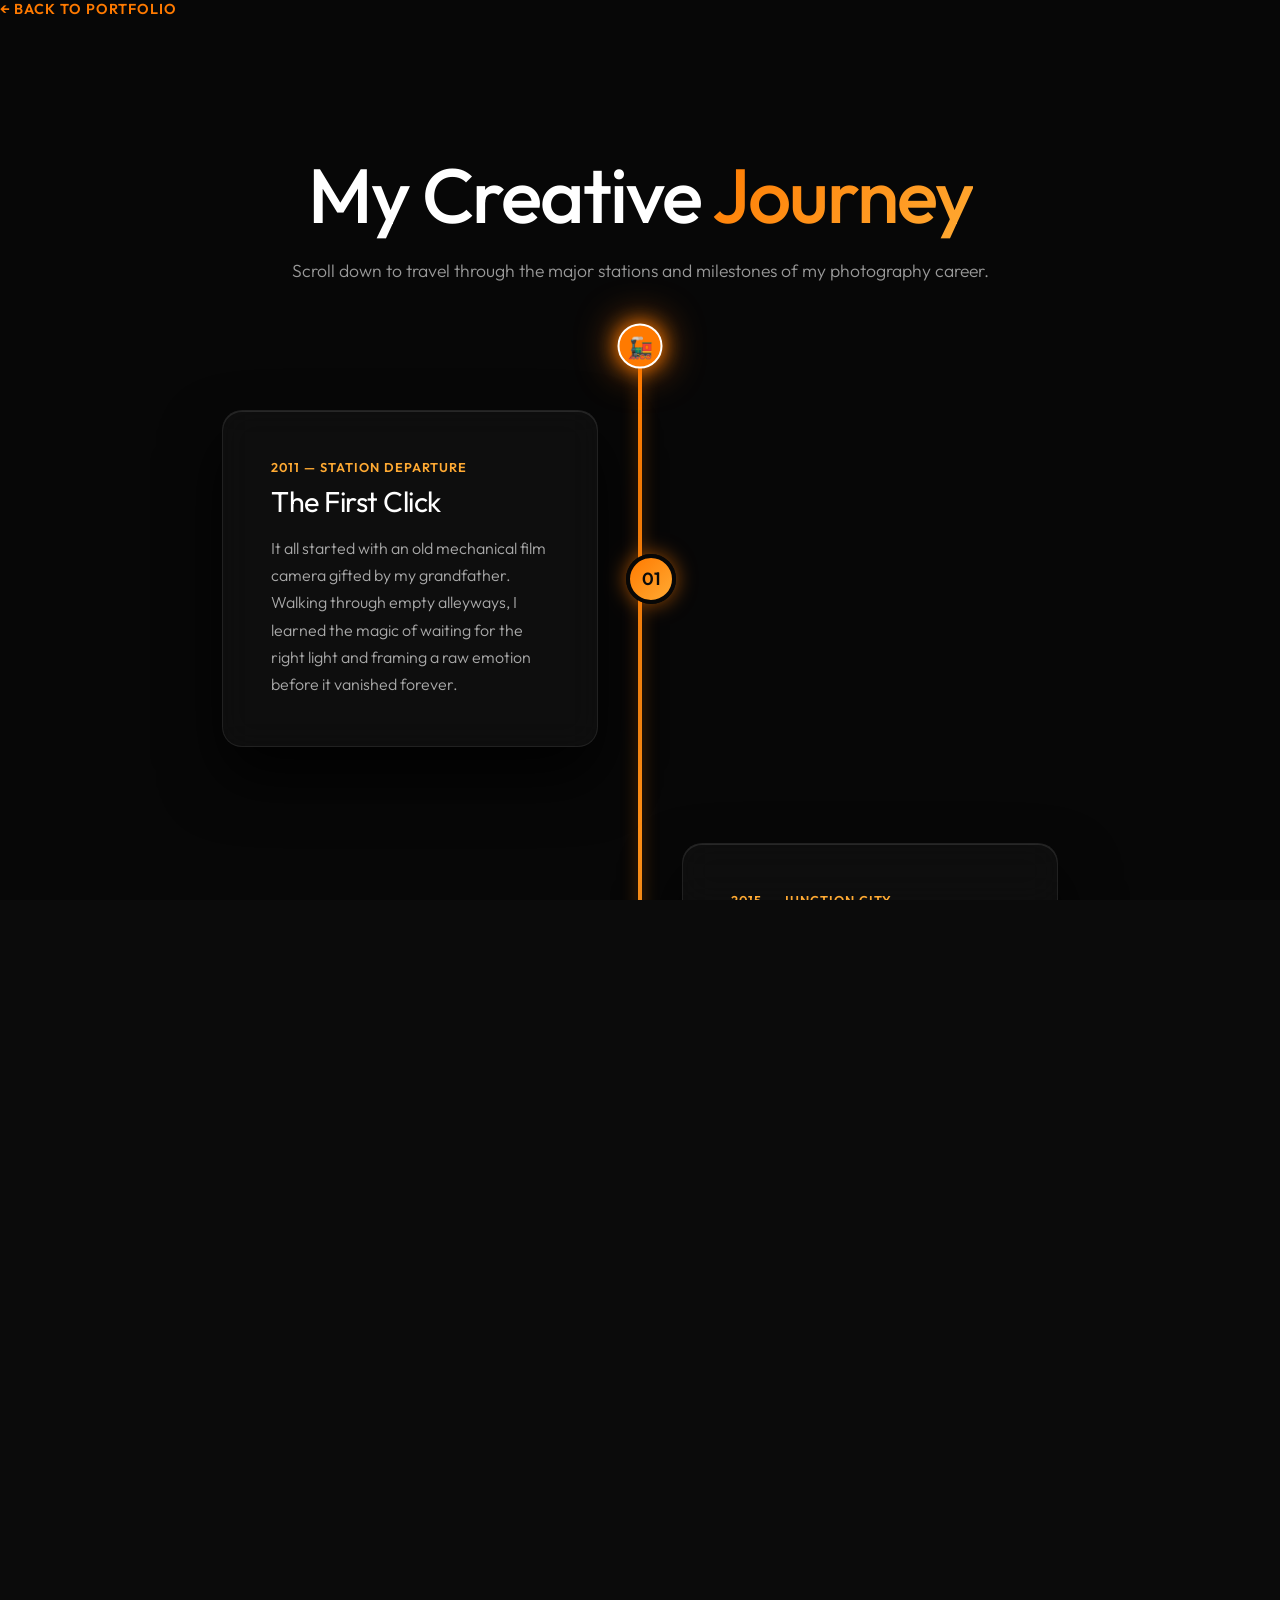
<file: about.html>
<!DOCTYPE html>
<html lang="en">
<head>
    <meta charset="UTF-8">
    <meta name="viewport" content="width=device-width, initial-scale=1.0">
    <title>Journey Behind the Lens — Finnegan Monroe</title>
    <link rel="stylesheet" href="style.css">
    <link href="https://fonts.googleapis.com/css2?family=Outfit:wght@300;400;500;600&display=swap" rel="stylesheet">
</head>
<body class="journey-body">

    <!-- Top Navigation -->
    <header class="navbar">
        <a href="index.html" class="back-portfolio-link">← BACK TO PORTFOLIO</a>
    </header>

    <!-- Journey Header -->
    <section class="journey-hero">
        <h1 class="journey-title">My Creative <span class="gradient-text">Journey</span></h1>
        <p class="journey-subtitle">Scroll down to travel through the major stations and milestones of my photography career.</p>
    </section>

    <!-- Railway Timeline Track Section -->
    <section class="railway-section" id="railwaySection">
        <div class="rail-track" id="railTrack">
            <!-- Animated Train running on the track -->
            <div class="scroll-train" id="scrollTrain">
                <div class="train-cabin">🚂</div>
            </div>
        </div>

        <div class="stations-container">
            <!-- Station 1 -->
            <div class="station-card glass-card">
                <div class="station-marker">01</div>
                <div class="station-content">
                    <span class="station-year">2011 — Station Departure</span>
                    <h2>The First Click</h2>
                    <p>It all started with an old mechanical film camera gifted by my grandfather. Walking through empty alleyways, I learned the magic of waiting for the right light and framing a raw emotion before it vanished forever.</p>
                </div>
            </div>

            <!-- Station 2 -->
            <div class="station-card glass-card">
                <div class="station-marker">02</div>
                <div class="station-content">
                    <span class="station-year">2015 — Junction City</span>
                    <h2>The Urban Chaos</h2>
                    <p>Moving to New York City was a sensory explosion. The subway lights, rushing crowds, and midnight neon signs shaped my style into moody, cinematic street photography where every stranger had a profound story.</p>
                </div>
            </div>

            <!-- Station 3 -->
            <div class="station-card glass-card">
                <div class="station-marker">03</div>
                <div class="station-content">
                    <span class="station-year">2018 — Express Terminal</span>
                    <h2>Studio & Shadows</h2>
                    <p>Stepping into controlled studio environments taught me precision. Sculpting portraits with shadows, softboxes, and high-end editorial concepts transformed how I capture human character and corporate branding.</p>
                </div>
            </div>

            <!-- Station 4 -->
            <div class="station-card glass-card">
                <div class="station-marker">04</div>
                <div class="station-content">
                    <span class="station-year">2022 — Global Express</span>
                    <h2>The Worldwide Lens</h2>
                    <p>From drone photography over emerald coastlines to covering global documentary assignments, my camera became my passport. Exhibitions in 15 galleries cemented my dedication to visual storytelling.</p>
                </div>
            </div>

            <!-- Station 5 -->
            <div class="station-card glass-card">
                <div class="station-marker">05</div>
                <div class="station-content">
                    <span class="station-year">Present & Beyond</span>
                    <h2>The Infinite Shutter</h2>
                    <p>Today, as an independent freelance photographer, the journey never stops. Every new project is a fresh track heading into uncharted artistic territories. Let’s build the next chapter together.</p>
                </div>
            </div>
        </div>
    </section>

    <!-- Scroll Train Animation Script -->
    <script>
        window.addEventListener('scroll', () => {
            const railwaySection = document.getElementById('railwaySection');
            const scrollTrain = document.getElementById('scrollTrain');

            const rect = railwaySection.getBoundingClientRect();
            const sectionHeight = railwaySection.offsetHeight;
            const windowHeight = window.innerHeight;

            // Compute how far we have scrolled relative to the railway section container
            let scrollDistance = windowHeight - rect.top;
            let totalScrollable = sectionHeight + windowHeight;
            let progress = scrollDistance / totalScrollable;

            // Clamp progress strictly between 0 and 1
            progress = Math.max(0, Math.min(1, progress));

            // Move train down along the track length (0% to 100%)
            scrollTrain.style.top = (progress * 100) + '%';
        });
    </script>
</body>
</html>
</file>
<file: style.css>
* {
    margin: 0;
    padding: 0;
    box-sizing: border-box;
}

body, html {
    height: 100%;
    width: 100%;
    font-family: 'Outfit', sans-serif;
    background-color: #0b0b0b;
    color: #ffffff;
    scroll-behavior: smooth;
    overflow-x: hidden;
}

/* Main Hero Wrapper */
.hero-container {
    position: relative;
    width: 100%;
    height: 100vh;
    background-image: linear-gradient(rgba(0, 0, 0, 0.4), rgba(0, 0, 0, 0.7)), url('https://images.unsplash.com/photo-1534528741775-53994a69daeb?auto=format&fit=crop&w=1600&q=80');
    background-size: cover;
    background-position: center;
    display: flex;
    flex-direction: column;
    justify-content: space-between;
    padding: 2rem 3rem;
}

/* Navbar */
.navbar {
    display: flex;
    justify-content: space-between;
    align-items: center;
    width: 100%;
    z-index: 10;
}

.logo {
    font-size: 1.1rem;
    font-weight: 600;
    letter-spacing: 1px;
}

.menu-icon {
    display: flex;
    flex-direction: column;
    gap: 6px;
    cursor: pointer;
    padding: 10px;
    z-index: 1001;
}

.menu-icon span {
    display: block;
    width: 24px;
    height: 2px;
    background-color: #ffffff;
    transition: background-color 0.2s;
}

.menu-icon:hover span {
    background-color: #ff7a00;
}

/* --- HALF-SIDE SLIDE-OUT DRAWER --- */
.drawer-overlay {
    position: fixed;
    top: 0;
    left: 0;
    width: 100%;
    height: 100%;
    background-color: rgba(0, 0, 0, 0.6);
    backdrop-filter: blur(5px);
    -webkit-backdrop-filter: blur(5px);
    opacity: 0;
    visibility: hidden;
    transition: opacity 0.4s ease, visibility 0.4s ease;
    z-index: 999;
}

.drawer-overlay.open {
    opacity: 1;
    visibility: visible;
}

.side-drawer {
    position: fixed;
    top: 0;
    right: -50%; /* Hidden off-screen to the right */
    width: 50%; /* Half side width */
    height: 100%;
    background-color: #121212;
    border-left: 1px solid rgba(255, 255, 255, 0.1);
    box-shadow: -20px 0 50px rgba(0, 0, 0, 0.8);
    display: flex;
    flex-direction: column;
    padding: 4rem 3rem;
    transition: right 0.4s cubic-bezier(0.16, 1, 0.3, 1);
    z-index: 1000;
}

.side-drawer.open {
    right: 0; /* Slides into view */
}

.drawer-header {
    display: flex;
    justify-content: space-between;
    align-items: center;
    border-bottom: 1px solid rgba(255, 255, 255, 0.1);
    padding-bottom: 1.5rem;
    margin-bottom: 2rem;
}

.drawer-title {
    font-size: 1.2rem;
    letter-spacing: 1px;
    color: #888888;
    text-transform: uppercase;
}

.close-btn {
    font-size: 2.5rem;
    font-weight: 300;
    color: #ffffff;
    cursor: pointer;
    line-height: 1;
    transition: color 0.2s;
}

.close-btn:hover {
    color: #ff7a00;
}

.drawer-links {
    display: flex;
    flex-direction: column;
    gap: 1.8rem;
}

.drawer-link {
    font-size: clamp(1.5rem, 2.5vw, 2.2rem);
    font-weight: 400;
    color: #ffffff;
    text-decoration: none;
    letter-spacing: -0.5px;
    transition: color 0.2s, transform 0.2s;
}

.drawer-link:hover {
    color: #ff7a00;
    transform: translateX(8px);
}

/* Hero Content Layout */
.hero-content {
    position: relative;
    height: 100%;
    display: flex;
    flex-direction: column;
    justify-content: flex-end;
    padding-bottom: 2rem;
}

/* Top Right Bio Box */
.hero-top-right {
    position: absolute;
    top: 2rem;
    right: 0;
    max-width: 320px;
    text-align: right;
}

.hero-top-right p {
    font-size: 0.75rem;
    line-height: 1.5;
    letter-spacing: 0.5px;
    color: #e0e0e0;
    margin-bottom: 1rem;
    font-weight: 300;
}

.get-template-btn {
    display: inline-flex;
    align-items: center;
    gap: 8px;
    background: #ffffff;
    color: #000000;
    padding: 0.5rem 1rem;
    font-size: 0.7rem;
    font-weight: 600;
    text-decoration: none;
    border-radius: 4px;
    letter-spacing: 1px;
    transition: opacity 0.2s;
}

.get-template-btn:hover {
    opacity: 0.85;
}

/* Bottom Large Heading */
.hero-heading {
    font-size: clamp(2.8rem, 5.5vw, 5rem);
    font-weight: 400;
    line-height: 1.05;
    letter-spacing: -1.5px;
    margin-bottom: 3rem;
    background: linear-gradient(180deg, #ffffff 40%, rgba(255, 255, 255, 0.4) 100%);
    -webkit-background-clip: text;
    -webkit-text-fill-color: transparent;
    text-shadow: 0 10px 30px rgba(0, 0, 0, 0.8);
}

/* Bottom Footer Bar */
.hero-footer-bar {
    display: flex;
    justify-content: space-between;
    align-items: center;
    font-size: 0.65rem;
    letter-spacing: 1.5px;
    color: #b0b0b0;
    border-top: 1px solid rgba(255, 255, 255, 0.15);
    padding-top: 1.2rem;
    text-transform: uppercase;
}

/* --- STATS SECTION --- */
.stats-section {
    min-height: 100vh;
    padding: 4rem 3rem;
    background-color: #0b0b0b;
    display: flex;
    justify-content: center;
    align-items: center;
}

.stats-grid {
    display: grid;
    grid-template-columns: repeat(2, minmax(300px, 520px));
    gap: 1.5rem;
    max-width: 1100px;
    width: 100%;
}

.stat-card {
    background-color: #121212;
    border: 1px solid rgba(255, 255, 255, 0.08);
    border-radius: 12px;
    padding: 2.5rem;
    display: flex;
    flex-direction: column;
    justify-content: space-between;
    height: 210px;
    transition: all 0.4s cubic-bezier(0.16, 1, 0.3, 1);
    cursor: default;
}

.stat-card:hover {
    background: rgba(255, 255, 255, 0.03);
    backdrop-filter: blur(16px);
    -webkit-backdrop-filter: blur(16px);
    border-color: rgba(255, 255, 255, 0.25);
    box-shadow: 0 20px 40px rgba(0, 0, 0, 0.6), inset 0 1px 0 rgba(255, 255, 255, 0.15);
    transform: translateY(-4px);
}

.stat-label {
    font-size: 0.85rem;
    color: #888888;
    letter-spacing: 0.5px;
    font-weight: 400;
}

.stat-value {
    font-size: 4rem;
    font-weight: 400;
    letter-spacing: -2px;
    color: #ffffff;
    line-height: 1;
}

/* --- "I AM..." BIO SECTION --- */
.about-bio-section {
    min-height: 100vh;
    padding: 4rem 3rem;
    background-color: #0b0b0b;
    display: flex;
    justify-content: center;
    align-items: center;
}

.about-bio-container {
    max-width: 1100px;
    width: 100%;
    display: flex;
    flex-direction: column;
    align-items: flex-start;
    padding: 0 1rem;
}

.bio-heading {
    font-size: clamp(3rem, 5vw, 4.5rem);
    font-weight: 400;
    letter-spacing: -1.5px;
    margin-bottom: 2rem;
    color: #ffffff;
}

.bio-text {
    font-size: clamp(1.1rem, 1.8vw, 1.5rem);
    line-height: 1.6;
    color: #b5b5b5;
    font-weight: 300;
    margin-bottom: 2.5rem;
    letter-spacing: -0.2px;
    max-width: 800px;
}

.more-about-btn {
    display: inline-flex;
    align-items: center;
    gap: 12px;
    background: #121212;
    color: #ffffff;
    border: 1px solid #7c3aed; 
    padding: 0.8rem 1.5rem;
    font-size: 0.75rem;
    font-weight: 600;
    text-decoration: none;
    border-radius: 6px;
    letter-spacing: 1px;
    transition: all 0.3s ease;
}

.more-about-btn:hover {
    background: #1c1c1c;
    border-color: #9333ea;
    transform: translateY(-2px);
}

/* --- ALBUMS SECTION --- */
.albums-section {
    position: relative;
    background-color: #0b0b0b;
    padding-bottom: 10rem;
}

.albums-sticky-header {
    position: sticky;
    top: 20vh;
    height: 40vh;
    display: flex;
    justify-content: center;
    align-items: flex-start;
    z-index: 1;
}

.albums-title {
    font-size: clamp(3.5rem, 7vw, 6rem);
    font-weight: 400;
    letter-spacing: -2px;
    background: linear-gradient(135deg, #ff7a00 0%, #ffaa33 100%);
    -webkit-background-clip: text;
    -webkit-text-fill-color: transparent;
    text-transform: capitalize;
}

.albums-grid-container {
    position: relative;
    z-index: 2;
    max-width: 1100px;
    margin: 0 auto;
    padding: 0 3rem;
    margin-top: -10vh;
    display: grid;
    grid-template-columns: repeat(2, 1fr);
    gap: 5rem 3rem;
}

.albums-grid-container .album-item:nth-child(even) {
    margin-top: 4rem;
}

.album-item {
    display: flex;
    flex-direction: column;
    gap: 1rem;
}

.album-card {
    position: relative;
    width: 100%;
    border-radius: 12px;
    overflow: hidden;
    border: 1px solid rgba(255, 255, 255, 0.12);
    box-shadow: 0 25px 50px rgba(0, 0, 0, 0.8);
    background-color: #121212;
}

.album-card img {
    width: 100%;
    height: 340px;
    object-fit: cover;
    display: block;
    transition: transform 0.6s cubic-bezier(0.16, 1, 0.3, 1);
}

.album-card:hover img {
    transform: scale(1.03);
}

.image-overlay-tags {
    position: absolute;
    bottom: 0;
    left: 0;
    width: 100%;
    padding: 1rem;
    background: linear-gradient(to top, rgba(0, 0, 0, 0.9) 0%, rgba(0, 0, 0, 0.4) 60%, transparent 100%);
    display: flex;
    gap: 0.5rem;
}

.tag {
    background: rgba(255, 255, 255, 0.12);
    backdrop-filter: blur(8px);
    -webkit-backdrop-filter: blur(8px);
    border: 1px solid rgba(255, 255, 255, 0.2);
    color: #ffffff;
    padding: 0.25rem 0.55rem;
    font-size: 0.55rem;
    font-weight: 600;
    letter-spacing: 0.8px;
    border-radius: 4px;
    text-transform: uppercase;
}

.album-heading {
    font-size: clamp(1.4rem, 2.2vw, 1.9rem);
    font-weight: 400;
    color: #ffffff;
    letter-spacing: -0.5px;
    padding-left: 0.1rem;
}

/* --- MY EXPERTISE SECTION --- */
.expertise-section {
    position: relative;
    width: 100%;
    background-image: linear-gradient(rgba(0, 0, 0, 0.75), rgba(0, 0, 0, 0.85)), url('https://images.unsplash.com/photo-1516035069371-29a1b244cc32?auto=format&fit=crop&w=1600&q=80');
    background-size: cover;
    background-position: center;
    background-attachment: fixed;
    padding-bottom: 12rem;
}

.expertise-sticky-header {
    position: sticky;
    top: 20vh;
    height: 40vh;
    display: flex;
    justify-content: center;
    align-items: flex-start;
    z-index: 1;
}

.expertise-title {
    font-size: clamp(3.5rem, 7vw, 6rem);
    font-weight: 400;
    letter-spacing: -2px;
    background: linear-gradient(135deg, #ff7a00 0%, #ffaa33 100%);
    -webkit-background-clip: text;
    -webkit-text-fill-color: transparent;
    text-transform: capitalize;
}

.expertise-content-wrapper {
    position: relative;
    z-index: 2;
    max-width: 600px;
    margin: 0 auto;
    padding: 0 1.5rem;
    margin-top: -10vh;
}

.expertise-card {
    background-color: rgba(18, 18, 18, 0.85);
    backdrop-filter: blur(12px);
    -webkit-backdrop-filter: blur(12px);
    border: 1px solid rgba(255, 255, 255, 0.15);
    border-radius: 14px;
    padding: 2.5rem 2rem;
    box-shadow: 0 25px 50px rgba(0, 0, 0, 0.9);
    display: flex;
    flex-direction: column;
    gap: 1.2rem;
}

.expertise-card h3 {
    font-size: clamp(1.6rem, 2.5vw, 2.1rem);
    font-weight: 400;
    color: #ffffff;
    letter-spacing: -0.5px;
}

.expertise-card p {
    font-size: 1rem;
    line-height: 1.6;
    color: #b5b5b5;
    font-weight: 300;
}

/* --- BLANK TRANSITION SCREEN --- */
.blank-transition-screen {
    width: 100%;
    height: 100vh;
    background-color: #0b0b0b;
}

/* --- "WAIT... THERE'S MORE!" SECTION --- */
.wait-more-section {
    position: relative;
    width: 100%;
    min-height: 100vh;
    background-color: #ff7a00;
    padding: 6rem 3rem;
    display: flex;
    justify-content: center;
    align-items: center;
}

.wait-more-container {
    max-width: 1100px;
    width: 100%;
    display: flex;
    flex-direction: column;
    gap: 3rem;
}

.wait-more-main-title {
    font-size: clamp(3rem, 6vw, 5.5rem);
    font-weight: 500;
    line-height: 1.05;
    letter-spacing: -2px;
    color: #0b0b0b;
}

.wait-more-grid {
    display: grid;
    grid-template-columns: repeat(2, 1fr);
    gap: 1.5rem;
}

.wait-card {
    background-color: #121212;
    border: 1px solid rgba(255, 255, 255, 0.1);
    border-radius: 12px;
    padding: 2.5rem 2rem;
    display: flex;
    flex-direction: column;
    justify-content: space-between;
    height: 240px;
    box-shadow: 0 15px 30px rgba(0, 0, 0, 0.2);
    transition: transform 0.3s ease;
}

.wait-card:hover {
    transform: translateY(-4px);
}

.wait-card h3 {
    font-size: 1.35rem;
    font-weight: 400;
    color: #ffffff;
    letter-spacing: -0.5px;
}

.wait-card p {
    font-size: 0.9rem;
    line-height: 1.5;
    color: #999999;
    font-weight: 300;
}

/* --- FAQ FRENZY SECTION --- */
.faq-section {
    position: relative;
    width: 100%;
    background-color: #0b0b0b;
    padding: 8rem 3rem;
    display: flex;
    justify-content: center;
}

.faq-wrapper {
    max-width: 1200px;
    width: 100%;
    display: grid;
    grid-template-columns: 1fr 1.5fr;
    gap: 4rem;
    align-items: flex-start;
}

.faq-header-side {
    position: sticky;
    top: 15vh;
}

.faq-main-title {
    font-size: clamp(3.5rem, 6vw, 5.5rem);
    font-weight: 400;
    line-height: 1.05;
    letter-spacing: -1.5px;
    color: #ffffff;
    margin-bottom: 1rem;
}

.faq-subtitle {
    font-size: 1rem;
    color: #888888;
    letter-spacing: 0.5px;
}

.faq-accordion {
    display: flex;
    flex-direction: column;
}

.faq-item {
    border-bottom: 1px solid rgba(255, 255, 255, 0.12);
    padding: 1.8rem 0;
    cursor: pointer;
}

.faq-question {
    display: flex;
    justify-content: space-between;
    align-items: center;
    font-size: 1.15rem;
    font-weight: 400;
    color: #ffffff;
    transition: color 0.2s;
}

.faq-question:hover {
    color: #ff7a00;
}

.faq-icon {
    font-size: 1.5rem;
    font-weight: 300;
    color: #888888;
}

.faq-answer {
    max-height: 0;
    overflow: hidden;
    transition: max-height 0.4s cubic-bezier(0.16, 1, 0.3, 1), padding 0.3s ease;
    padding-right: 2rem;
}

.faq-answer p {
    font-size: 0.95rem;
    line-height: 1.6;
    color: #999999;
    padding-top: 1rem;
    font-weight: 300;
}

.faq-item.active .faq-answer {
    max-height: 200px;
}

.faq-item.active .faq-icon {
    color: #ff7a00;
}

/* --- FINAL CONTACT SECTION --- */
.final-contact-section {
    position: relative;
    width: 100%;
    min-height: 100vh;
    background-color: #0b0b0b;
    padding: 4rem 2rem;
    display: flex;
    justify-content: center;
    align-items: center;
}

.contact-card-banner {
    position: relative;
    width: 100%;
    max-width: 1100px;
    height: 75vh;
    background-color: #ff7a00;
    border-radius: 20px;
    display: flex;
    flex-direction: column;
    justify-content: space-between;
    align-items: center;
    padding: 4rem 2rem;
    box-shadow: 0 30px 60px rgba(0, 0, 0, 0.5);
    overflow: hidden;
}

.shutter-badge {
    display: flex;
    justify-content: center;
    align-items: center;
}

.shutter-circle {
    width: 120px;
    height: 120px;
    background-color: #0b0b0b;
    border-radius: 50%;
    display: flex;
    justify-content: center;
    align-items: center;
    border: 3px solid rgba(255, 255, 255, 0.2);
    box-shadow: 0 10px 25px rgba(0, 0, 0, 0.3);
}

.shutter-circle span {
    font-size: 0.9rem;
    font-weight: 600;
    color: #ffffff;
    letter-spacing: 0.5px;
}

.contact-email {
    font-size: clamp(2rem, 4.5vw, 3.8rem);
    font-weight: 500;
    color: #0b0b0b;
    text-decoration: none;
    letter-spacing: -1px;
    transition: opacity 0.2s;
}

.contact-email:hover {
    opacity: 0.8;
}

.contact-socials {
    display: flex;
    gap: 2rem;
    font-size: 0.85rem;
    font-weight: 600;
    letter-spacing: 1px;
    text-transform: uppercase;
}

.contact-socials a {
    color: #0b0b0b;
    text-decoration: none;
    transition: opacity 0.2s;
}

.contact-socials a:hover {
    opacity: 0.7;
}

/* --- RESPONSIVE MEDIA QUERIES --- */
@media (max-width: 768px) {
    .side-drawer {
        width: 80%; /* Takes up more space on mobile phones */
        right: -80%;
    }

    .hero-container {
        padding: 1.5rem;
    }

    .hero-top-right {
        position: relative;
        top: auto;
        right: auto;
        max-width: 100%;
        text-align: left;
        margin-top: 1rem;
    }

    .hero-heading {
        font-size: 2.5rem;
    }

    .stats-grid,
    .wait-more-grid,
    .albums-grid-container {
        grid-template-columns: 1fr;
    }

    .albums-grid-container .album-item:nth-child(even) {
        margin-top: 0;
    }

    .faq-wrapper {
        grid-template-columns: 1fr;
        gap: 2rem;
    }

    .faq-header-side {
        position: relative;
        top: auto;
    }

    .contact-card-banner {
        height: auto;
        padding: 3rem 1.5rem;
        gap: 3rem;
    }

    .contact-socials {
        flex-direction: column;
        gap: 1rem;
        align-items: center;
    }
}

/* Warm Orange Gradient Accent */
.gradient-text {
    background: linear-gradient(135deg, #ff7a00 0%, #ffaa33 100%);
    -webkit-background-clip: text;
    -webkit-text-fill-color: transparent;
}
/* --- RAILWAY JOURNEY PAGE STYLES --- */
.journey-body {
    background-color: #070707;
    color: #ffffff;
    font-family: 'Outfit', sans-serif;
    overflow-x: hidden;
}

.journey-hero {
    padding: 8rem 2rem 4rem;
    text-align: center;
    max-width: 800px;
    margin: 0 auto;
}

.journey-title {
    font-size: clamp(3rem, 6vw, 5rem);
    font-weight: 500;
    letter-spacing: -2px;
    margin-bottom: 1rem;
}

.journey-subtitle {
    color: #999999;
    font-size: 1.1rem;
    font-weight: 300;
}

/* Railway Track Container */
.railway-section {
    position: relative;
    max-width: 900px;
    margin: 0 auto;
    padding: 4rem 2rem 10rem;
}

/* Vertical glowing train track line */
.rail-track {
    position: absolute;
    top: 0;
    left: 50%;
    transform: translateX(-50%);
    width: 4px;
    height: 100%;
    background: linear-gradient(180deg, #ff7a00 0%, #ffaa33 50%, rgba(255, 122, 0, 0.2) 100%);
    box-shadow: 0 0 15px rgba(255, 122, 0, 0.5);
}

.stations-container {
    position: relative;
    display: flex;
    flex-direction: column;
    gap: 6rem;
}

/* Glassmorphism Railway Station Card */
.glass-card {
    background: rgba(255, 255, 255, 0.03);
    backdrop-filter: blur(16px);
    -webkit-backdrop-filter: blur(16px);
    border: 1px solid rgba(255, 255, 255, 0.08);
    border-radius: 20px;
    padding: 3rem;
    width: 45%;
    position: relative;
    box-shadow: 0 30px 60px rgba(0, 0, 0, 0.8), inset 0 1px 0 rgba(255, 255, 255, 0.1);
    transition: transform 0.4s cubic-bezier(0.16, 1, 0.3, 1), border-color 0.4s ease;
}

.glass-card:hover {
    transform: translateY(-8px);
    border-color: rgba(255, 122, 0, 0.4);
}

/* Alternate left and right positioning like railway stops */
.station-card:nth-child(odd) {
    align-self: flex-start;
}

.station-card:nth-child(even) {
    align-self: flex-end;
}

/* Station Marker Node */
.station-marker {
    position: absolute;
    top: 50%;
    transform: translateY(-50%);
    width: 50px;
    height: 50px;
    background: linear-gradient(135deg, #ff7a00 0%, #ffaa33 100%);
    color: #0b0b0b;
    font-weight: 600;
    font-size: 1.1rem;
    border-radius: 50%;
    display: flex;
    justify-content: center;
    align-items: center;
    box-shadow: 0 0 20px rgba(255, 122, 0, 0.6);
    border: 4px solid #070707;
    z-index: 10;
}

.station-card:nth-child(odd) .station-marker {
    right: -78.5px;
}

.station-card:nth-child(even) .station-marker {
    left: -78.5px;
}

.station-year {
    font-size: 0.8rem;
    color: #ffaa33;
    letter-spacing: 1px;
    text-transform: uppercase;
    font-weight: 600;
    display: block;
    margin-bottom: 0.5rem;
}

.station-content h2 {
    font-size: 1.8rem;
    font-weight: 400;
    color: #ffffff;
    margin-bottom: 1rem;
    letter-spacing: -0.5px;
}

.station-content p {
    font-size: 1rem;
    line-height: 1.7;
    color: #aaaaaa;
    font-weight: 300;
}

/* Mobile Responsiveness for Journey Page */
@media (max-width: 768px) {
    .rail-track {
        left: 30px;
    }

    .glass-card {
        width: 85%;
        align-self: flex-end !important;
        padding: 2rem 1.5rem;
    }

    .station-card:nth-child(odd) .station-marker,
    .station-card:nth-child(even) .station-marker {
        left: -58.5px;
        right: auto;
    }
}
/* --- SCROLL ANIMATED TRAIN ON RAIL TRACK --- */
.rail-track {
    position: absolute;
    top: 0;
    left: 50%;
    transform: translateX(-50%);
    width: 4px;
    height: 100%;
    background: linear-gradient(180deg, #ff7a00 0%, #ffaa33 50%, rgba(255, 122, 0, 0.2) 100%);
    box-shadow: 0 0 15px rgba(255, 122, 0, 0.5);
}

.scroll-train {
    position: absolute;
    left: 50%;
    transform: translate(-50%, -50%);
    top: 0%;
    z-index: 20;
    transition: top 0.1s ease-out; /* Smooth momentum glide */
}

.train-cabin {
    width: 40px;
    height: 40px;
    background-color: #ff7a00;
    border: 2px solid #ffffff;
    border-radius: 50%;
    display: flex;
    justify-content: center;
    align-items: center;
    font-size: 1.2rem;
    box-shadow: 0 0 20px #ff7a00, 0 0 40px rgba(255, 122, 0, 0.6);
}

@media (max-width: 768px) {
    .scroll-train {
        left: 30px;
    }
}
/* --- BACK TO PORTFOLIO LINK STYLING --- */
.back-portfolio-link {
    color: #ff7a00;
    text-decoration: none;
    font-weight: 600;
    font-size: 0.9rem;
    letter-spacing: 1px;
    transition: opacity 0.2s ease;
}

.back-portfolio-link:hover {
    opacity: 0.8;
}

/* --- SCROLL ANIMATED TRAIN ON RAIL TRACK --- */
.railway-section {
    position: relative;
    max-width: 900px;
    margin: 0 auto;
    padding: 4rem 2rem 10rem;
}

.rail-track {
    position: absolute;
    top: 0;
    left: 50%;
    transform: translateX(-50%);
    width: 4px;
    height: 100%;
    background: linear-gradient(180deg, #ff7a00 0%, #ffaa33 50%, rgba(255, 122, 0, 0.2) 100%);
    box-shadow: 0 0 15px rgba(255, 122, 0, 0.5);
}

.scroll-train {
    position: absolute;
    left: 50%;
    transform: translate(-50%, -50%);
    top: 0%;
    z-index: 20;
    will-change: top;
}

.train-cabin {
    width: 45px;
    height: 45px;
    background-color: #ff7a00;
    border: 2px solid #ffffff;
    border-radius: 50%;
    display: flex;
    justify-content: center;
    align-items: center;
    font-size: 1.3rem;
    box-shadow: 0 0 20px #ff7a00, 0 0 40px rgba(255, 122, 0, 0.8);
}

@media (max-width: 768px) {
    .rail-track {
        left: 30px;
    }
    .scroll-train {
        left: 30px;
    }
}
</file>
